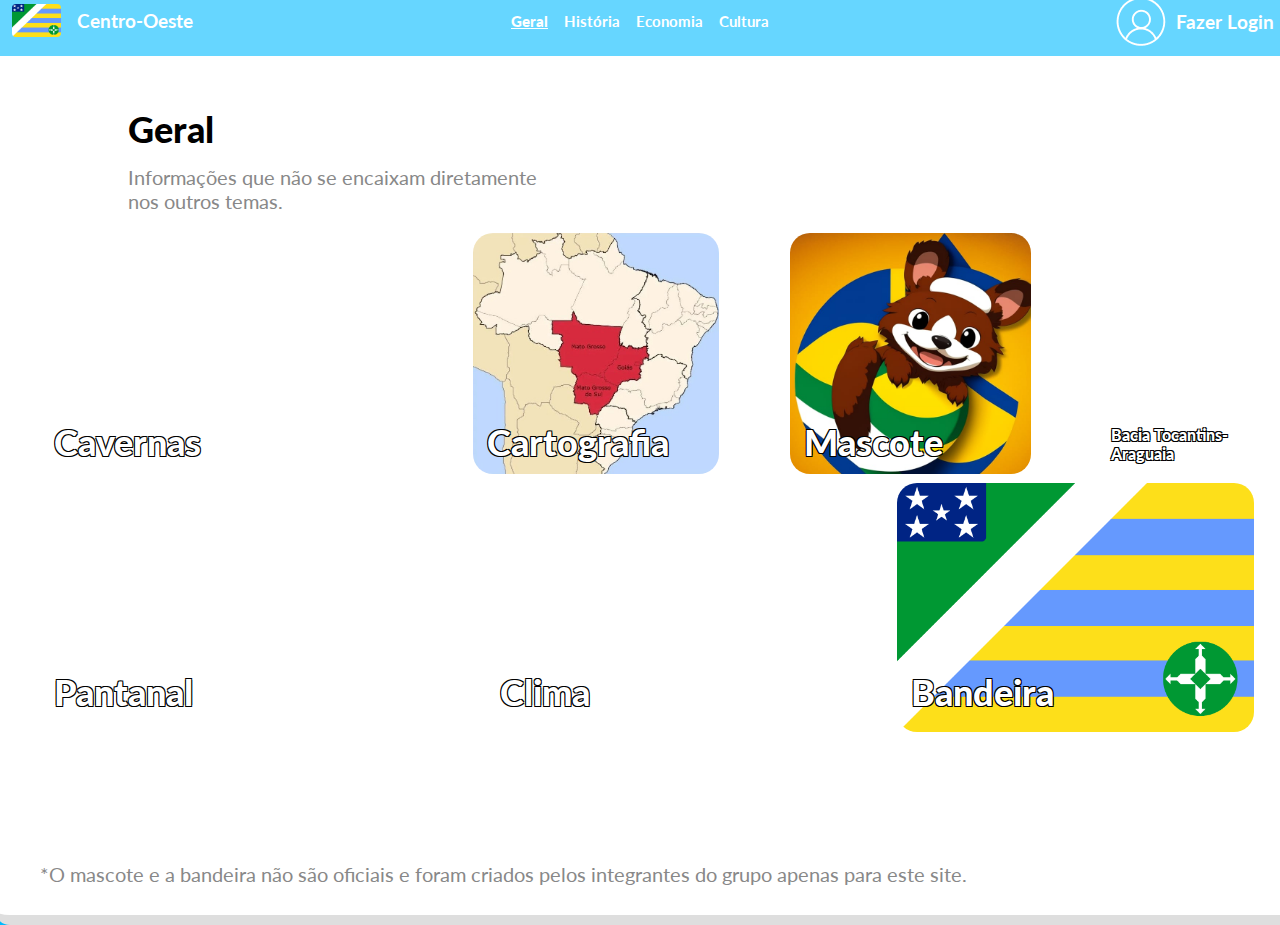
<file: index.html>
<!DOCTYPE html>
<html lang="pt-br">
<head>
    <meta charset="UTF-8">
    <meta http-equiv="X-UA-Compatible" content="IE=edge">
    <meta name="viewport" content="width=device-width, initial-scale=1.0">
    <title>Geral</title>
    <link rel="stylesheet" href="pages/style.css">
</head>
<body>
    <div class="principal">
        <header>
            <div class="centro-oeste">
                <img src="assets/Bandeira.png" alt="Bandeira" id="bandeira">
                <h3>Centro-Oeste</h3>
            </div>
            <nav class="cabecalho">
                <a href="index.html"><u><b>Geral</b></u></a>
                <a href="pages/historia.html">História</a>
                <a href="pages/economia.html">Economia</a>
                <a href="pages/cultura.html">Cultura</a>
            </nav>
            <div class="login">
                <img src="assets/Login.png" alt="Login">
                <h3>Fazer Login</h3>
            </div>
        </header>
        <div>
            <h2 class="titulo">Geral</h2>
            <h4 class="desc">Informações que não se encaixam diretamente nos outros temas.</h4>
        </div>
        <a href="https://www.visiteobrasil.com.br/centro-oeste/mato-grosso-do-sul/belezas-naturais/conheca/grutas-e-cavernas"><figure id="retangulo1">
            <h3 class="txtRetangulos">Cavernas</h3>
        </figure></a>
        <a href="https://www.embrapa.br/contando-ciencia/regiao-centro-oeste"><figure id="retangulo2">
            <h3 class="txtRetangulos">Cartografia</h3>
        </figure></a>
        <figure id="retangulo3">
            <h3 class="txtRetangulos">Mascote</h3>
        </figure>
        <a href="https://www.todamateria.com.br/bacia-tocantins-araguaia/"><figure id="retangulo4">
            <h3 id="txtTocantins">Bacia Tocantins-Araguaia</h3>
        </figure></a>
        <a href="https://brasilescola.uol.com.br/brasil/o-pantanal.htm"><figure id="retangulo5">
            <h3 class="txtRetangulos">Pantanal</h3>
        </figure></a>
        <a href="https://www.todamateria.com.br/clima-de-regiao-centro-oeste/"><figure id="retangulo6">
            <h3 class="txtRetangulos">Clima</h3>
        </figure></a>
        <figure id="retangulo7">
            <h3 class="txtRetangulos">Bandeira</h3>
        </figure>
        <footer>
            <h4 class="rodape">*O mascote e a bandeira não são oficiais e foram criados pelos integrantes do grupo apenas para este site.</h4>
        </footer>
    </div>
</body>
</html>
</file>
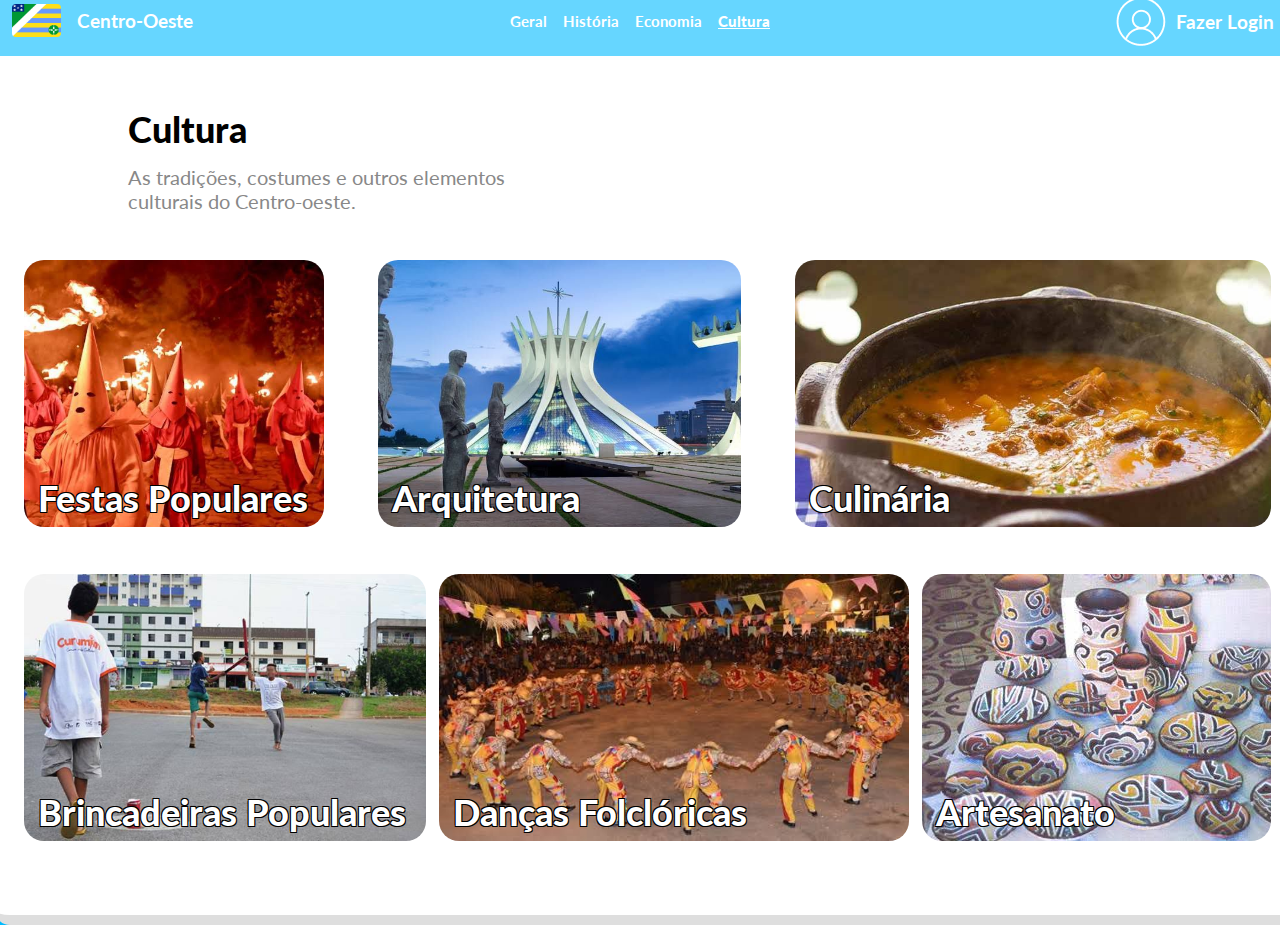
<file: pages/cultura.html>
<!DOCTYPE html>
<html lang="pt-br">
<head>
    <meta charset="UTF-8">
    <meta http-equiv="X-UA-Compatible" content="IE=edge">
    <meta name="viewport" content="width=device-width, initial-scale=1.0">
    <title>Cultura</title>
    <link rel="stylesheet" href="style.css">
</head>
<body>
    <div class="principal">
        <header>
            <div class="centro-oeste">
                <img src="../assets/Bandeira.png" alt="Bandeira" id="bandeira">
                <h3>Centro-Oeste</h3>
            </div>
            <nav class="cabecalho">
                <a href="../index.html">Geral</a>
                <a href="historia.html">História</a>
                <a href="economia.html">Economia</a>
                <a href="cultura.html"><u><b>Cultura</b></u></a>
            </nav>
            <div class="login">
                <img src="../assets/Login.png" alt="Login">
                <h3>Fazer Login</h3>
            </div>
        </header>
        <div>
            <h2 class="titulo">Cultura</h2>
            <h4 class="desc">As tradições, costumes e outros elementos culturais do Centro-oeste.</h4>
        </div>
        <a href="https://www.blog.vaidevoala.com.br/as-3-festas-mais-populares-no-centro-oeste/"><figure id="cultura1">
            <h3 class="txtCultura">Festas Populares</h3>
        </figure></a>
        <a href="https://arteculturaespiritualidade.blogspot.com/2012/03/arquitetura-e-monumentos-da-regiao.html?m=1"><figure id="cultura2">
            <h3 class="txtCultura">Arquitetura</h3>
        </figure></a>
        <a href="https://www.passagenspromo.com.br/blog/culinaria-do-centro-oeste/"><figure id="cultura3">
            <h3 class="txtCultura">Culinária</h3>
        </figure></a>
        <a href="https://escolaeducacao.com.br/brincadeiras-tradicionais-da-regiao-centro-oeste-do-brasil/"><figure id="cultura4">
            <h3 class="txtCultura">Brincadeiras Populares</h3>
        </figure></a>
        <a href="https://www.dancastipicas.com/brasileiras/dancas-regiao-centro-oeste/"><figure id="cultura5">
            <h3 class="txtCultura">Danças Folclóricas</h3>
        </figure></a>
        <a href="https://www.westwing.com.br/guiar/artesanato-da-regiao-centro-oeste/"><figure id="cultura6">
            <h3 class="txtCultura">Artesanato</h3>
        </figure></a>
    </div>
</body>
</html>
</file>
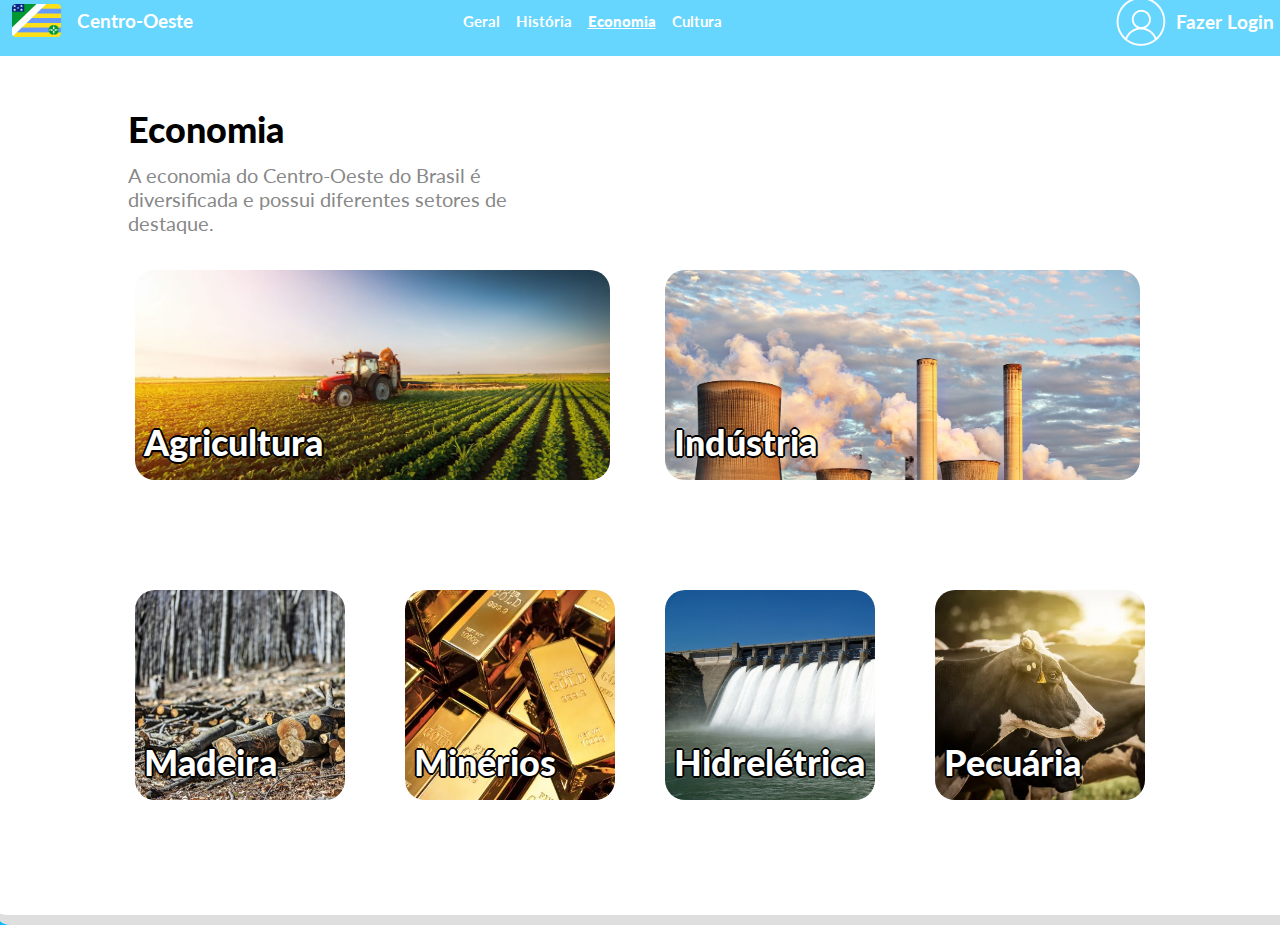
<file: pages/economia.html>
<!DOCTYPE html>
<html lang="pt-br">

<head>
    <meta charset="UTF-8">
    <meta http-equiv="X-UA-Compatible" content="IE=edge">
    <meta name="viewport" content="width=device-width, initial-scale=1.0">
    <title>Economia</title>
    <link rel="stylesheet" href="historiaEconomia.css">
</head>

<body>
    <div class="principal">
        <header>
            <div class="centro-oeste">
                <img src="../assets/Bandeira.png" alt="Bandeira" id="bandeira">
                <h3>Centro-Oeste</h3>
            </div>
            <nav class="cabecalho">
                <a href="../index.html">Geral</a>
                <a href="historia.html">História</a>
                <a href="economia.html"><u><b>Economia</b></u></a>
                <a href="cultura.html">Cultura</a>
                <a href="https://brasilescola.uol.com.br/brasil/agropecuaria-centrooeste.htm">
                    <figure class="retangul">
                        <H3 class="txtretangulos">Agricultura</H3>
                    </figure>
                </a>
                <a href="https://brasilescola.uol.com.br/brasil/setor-industrial-na-regiao-centro-oeste.htm">
                <figure class="retangul2">
                    <H3 class="txtretangulos">Indústria</H3>
                </figure>
                </a>
                <a href="https://blog.uniderp.com.br/economia-centro-oeste/#:~:text=Sul%20em%202018.-,5.,o%20cedro%20e%20o%20imbuia.">
                <figure class="retangul3">
                    <H3 class="txtretangulos">Madeira</H3>
                </figure>
                </a>
                <a href="https://brasilescola.uol.com.br/brasil/agropecuaria-centrooeste.htm">
                <figure class="retangul4">
                    <H3 class="txtretangulos">Pecuária</H3>
                </figure>
                </a>
                <a href="https://brasilbrasileiro1001.wordpress.com/2012/09/09/usinas-hidreletricas-da-regiao-centro-oeste/">
                <figure class="retangul5">
                    <H3 class="txtretangulos">Hidrelétrica</H3>
                </figure>
                </a>
                <a href="https://brasilbrasileiro1001.wordpress.com/2012/09/09/extrativismo-mineral-no-centro-oeste/">
                <figure class="retangul6">
                    <H3 class="txtretangulos">Minérios</H3>
                </figure>
                </a>
            </nav>
            <div class="login">
                <img src="../assets/Login.png" alt="Login">
                <h3>Fazer Login</h3>
            </div>
        </header>
        <div>
            <h2 class="Economia">Economia</h2>
            <h4 class="descri">A economia do Centro-Oeste do Brasil é diversificada e possui diferentes setores de
                destaque.</h4>

        </div>
    </div>



</body>

</html>
</file>
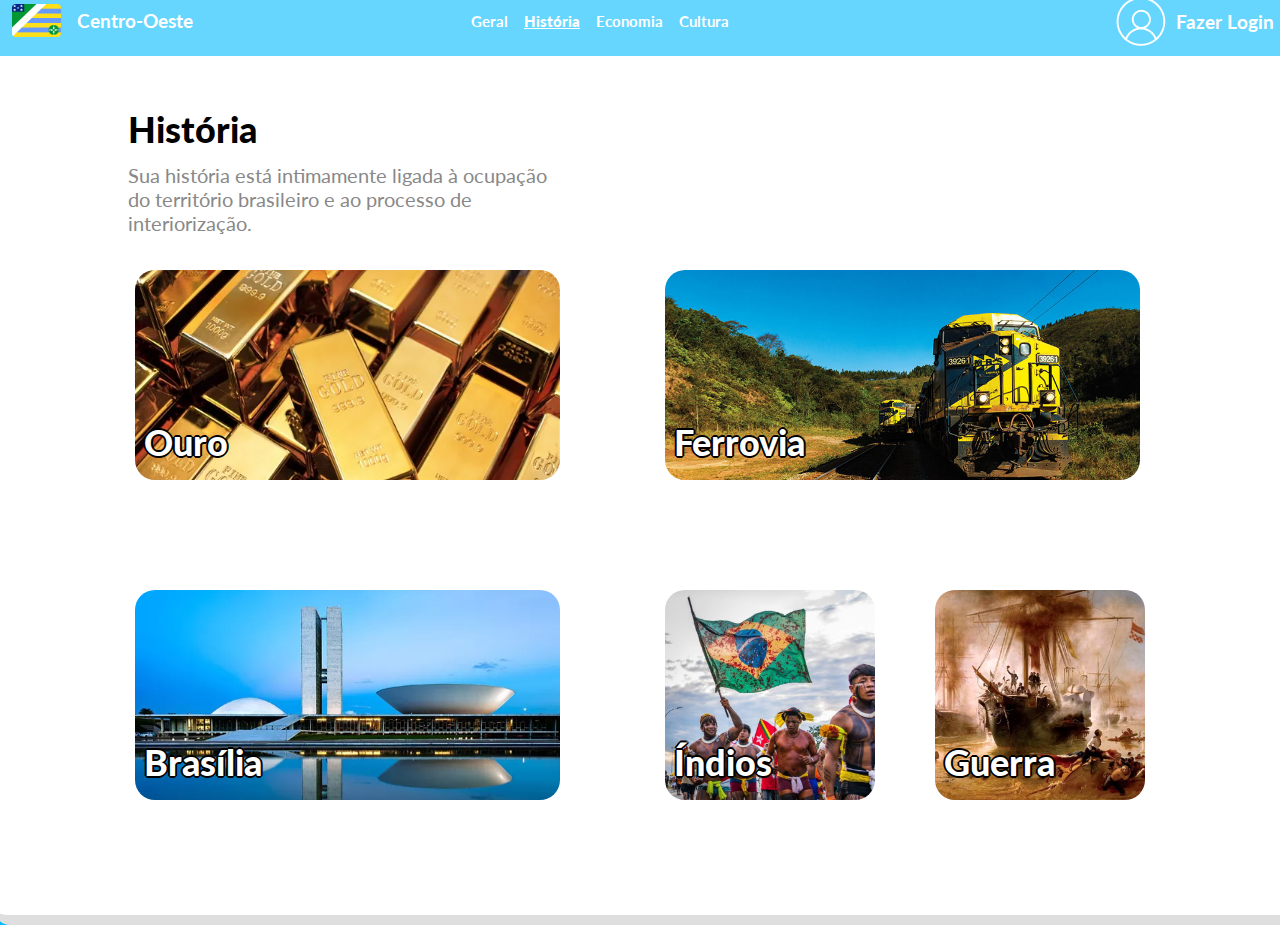
<file: pages/historia.html>
<!DOCTYPE html>
<html lang="pt-br">

<head>
    <meta charset="UTF-8">
    <meta http-equiv="X-UA-Compatible" content="IE=edge">
    <meta name="viewport" content="width=device-width, initial-scale=1.0">
    <title>História</title>
    <link rel="stylesheet" href="historiaEconomia.css">
</head>

<body>
    <div class="principal">
        <header>
            <div class="centro-oeste">
                <img src="../assets/Bandeira.png" alt="Bandeira" id="bandeira">
                <h3>Centro-Oeste</h3>
            </div>
            <nav class="cabecalho">
                <a href="../index.html">Geral</a>
                <a href="historia.html"><u><b>História</b></u></a>
                <a href="economia.html">Economia</a>
                <a href="cultura.html">Cultura</a>
                <a href="https://brasilescola.uol.com.br/historiab/entradas-bandeiras.htm">
                    <figure class="retangulo">
                        <H3 class="txtretangulos">Ouro</H3>
                    </figure>
                </a>
                <a href="https://mundoeducacao.uol.com.br/historiadobrasil/marechal-rondon.htm">
                    <figure class="retangulo2">
                        <H3 class="txtretangulos">Ferrovia</H3>
                    </figure>
                </a>
                    <a href="https://brasilescola.uol.com.br/historiab/construcao-de-brasilia.htm">
                        <figure class="retangulo3">
                            <H3 class="txtretangulos">Brasília</H3>
                        </figure>
                    </a>
                        <a href="https://brasilescola.uol.com.br/historiab/guerra-paraguai.htm">
                        <figure class="retangulo4">
                            <H3 class="txtretangulos">Guerra</H3>
                        </figure>
                    </a>
                        <a href="http://www.matogrossodosul.fiocruz.br/pesquisa/saude-dos-povos-indigenas#:~:text=A%20Regi%C3%A3o%20Centro%2DOeste%20possui,maior%20popula%C3%A7%C3%A3o%20ind%C3%ADgena%20do%20Brasil">
                            <figure class="retangulo5">
                                <H3 class="txtretangulos">Índios</H3>
                            </figure>
                        </a>
                </nav>
            
            <div class="login">
                <img src="../assets/Login.png" alt="Login">
                <h3>Fazer Login</h3>
            </div>
        </header>
        <div>
            <h2 class="História">História</h2>
            <h4 class="descr">Sua história está intimamente ligada à ocupação do território brasileiro e ao processo de
                interiorização.</h4>
        </div>
    </div>


</body>

</html>
</file>
<file: pages/style.css>
@import url('https://fonts.googleapis.com/css2?family=Lato:ital,wght@0,100;0,300;0,400;0,700;0,900;1,100;1,300;1,400;1,700;1,900&display=swap');

*{
    font-family: 'Lato';
}

body{
    background: linear-gradient(90deg, #00bbff 5%, #55ff00 50%, #ffff00 80%);
}

.principal{
    position: absolute;
    width: 1290px;
    height: 930px;
    left: calc(50% - 1290px/2);
    top: calc(50% - 930px/2);
    background: #FFFFFF;
    border-right: 10px solid #DEDEDE;
    border-bottom: 10px solid #DEDEDE;
    border-radius: 15px;
}

.cabecalho{
    display: flex;
    flex-direction: row;
    justify-content: center;
    align-items: center;
    gap: 16px;
    position: absolute;
    width: 100%;
    height: 71px;
    background: #66D6FF;
    border-right: 10px solid #24C5FF;
    border-radius: 15px 15px 0px 0px;
}

nav > a{
    font-weight: 700;
    font-size: 15px;
    color: #FFFFFF;
    display: flex;
    align-items: center;
    text-decoration: none;
}

.centro-oeste{
    display: flex;
    flex-direction: row;
    justify-content: center;
    align-items: center;
    padding: 0px;
    gap: 16px;
    position: absolute;
    width: 215px;
    height: 71px;
    left: calc(50% - 215px/2 - 537.5px);
    top: calc(50% - 71px/2 - 429.5px);
    color: #FFFFFF;
    z-index: 1;
}

#bandeira{
    width: 49px;
    height: 33px;
    border-radius: 4px;
}

.login{
    display: flex;
    flex-direction: row;
    justify-content: center;
    align-items: center;
    gap: 10px;
    position: absolute;
    width: 166px;
    height: 73px;
    left: calc(50% - 166px/2 + 555px);
    top: calc(50% - 73px/2 - 428.5px);
    color: #FFFFFF;
}

.titulo{
    position: absolute;
    width: 87px;
    height: 43px;
    left: 133px;
    top: 93px;
    font-weight: 900;
    font-size: 36px;
    line-height: 43px;
    display: flex;
    align-items: center;
    color: #000000;
}

.desc{
    position: absolute;
    width: 436px;
    height: 49px;
    left: 133px;
    top: 153px;
    font-family: 'Lato';
    font-style: normal;
    font-weight: 400;
    font-size: 20px;
    line-height: 24px;
    display: flex;
    align-items: center;
    color: #888888;
}

#retangulo1{
    position: absolute;
    width: 361.5px;
    height: 241px;
    margin-left: 45px;
    margin-top: 248px;
    background: url(https://www.visiteobrasil.com.br/galerias/carac1-mato-grosso-do-sul-grutas-e-cavernas/988-112215-gruta-do-lago-azul-foto-reproducao-pousadajubais-com-brgr.jpg);
    background-size: cover;
    border-radius: 20px;
}

#retangulo2{
    position: absolute;
    width: 246.06px;
    height: 241px;
    margin-left: 477.5px;
    margin-top: 248px;
    background: url(../assets/Cartografia.jpg);
    background-size: cover;
    border-radius: 20px;
}

#retangulo3{
    position: absolute;
    width: 241px;
    height: 241px;
    margin-left: 794.56px;
    margin-top: 248px;
    background: url(../assets/Mascote-Provisório.jpg);
    background-size: cover;
    background-position: center;
    border-radius: 20px;
}

#retangulo4{
    position: absolute;
    width: 152px;
    height: 241px;
    margin-left: 1106.56px;
    margin-top: 248px;    
    background: url(https://meioambiente.culturamix.com/blog/wp-content/gallery/4-258/bacia-do-tocantins-araguaia-8.jpg);
    background-size: cover;
    border-radius: 20px;
}

#retangulo5{
    position: absolute;
    width: 373px;
    height: 249px;
    margin-left: 45px;
    margin-top: 498px;
    background: url(https://static.todamateria.com.br/upload/bi/om/biomapantanal-0-cke.jpg);
    background-size: cover;
    border-radius: 20px;
}

#retangulo6{
    position: absolute;
    width: 338px;
    height: 249px;
    margin-left: 491px;
    margin-top: 498px;
    background: url(https://static.todamateria.com.br/upload/cl/im/climadaregiaocentrooeste-cke.jpg);
    background-size: cover;
    background-position: center;
    border-radius: 20px;
}

#retangulo7{
    position: absolute;
    width: 356.7px;
    height: 249px;
    margin-left: 902px;
    margin-top: 498px;
    background: url(../assets/Bandeira.png);
    background-size: cover;
    border-radius: 20px;
}

.txtRetangulos{
    position: relative;
    width: auto;
    height: auto;
    margin-left: 0.4em;
    margin-top: 5.2em;
    font-family: 'Lato';
    font-style: normal;
    font-weight: 900;
    font-size: 36px;
    display: flex;
    align-items: center;
    color: #FFFFFF;
    text-shadow: -1px 1px 0 #000, 1px 1px 0 #000, 1px -1px 0 #000, -1px -1px 0 #000;
}

#txtTocantins{
    position: relative;
    width: auto;
    height: auto;
    margin-left: 0.6em;
    margin-top: 12em;
    font-family: 'Lato';
    font-style: normal;
    font-weight: 900;
    font-size: 16px;
    display: flex;
    align-items: center;
    color: #FFFFFF;
    text-shadow: -1px 1px 0 #000, 1px 1px 0 #000, 1px -1px 0 #000, -1px -1px 0 #000;
}

.rodape{
    position: absolute;
    width: 937px;
    height: 49px;
    margin-left: 45px;
    margin-top: 864px;
    font-family: 'Lato';
    font-style: normal;
    font-weight: 400;
    font-size: 20px;
    line-height: 24px;
    display: flex;
    align-items: center;
    color: #888888;
}

#cultura1{
    position: absolute;
    width: 300px;
    height: 267px;
    margin-left: 29px;
    margin-top: 275px;
    background: url(../assets/1.jpg);
    background-size: cover;
    background-position: center;
    border-radius: 20px;
}

#cultura2{
    position: absolute;
    width: 363.16px;
    height: 267px;
    margin-left: 383px;
    margin-top: 275px;
    background: url(../assets/2.jpg);
    background-size: cover;
    border-radius: 20px;
}

#cultura3{
    position: absolute;
    width: 476.41px;
    height: 267px;
    margin-left: 800px;
    margin-top: 275px;
    background: url(../assets/3.jpg);
    background-size: cover;
    border-radius: 20px;
}

#cultura4{
    position: absolute;
    width: 402px;
    height: 267px;
    margin-left: 29px;
    margin-top: 589px;
    background: url(../assets/4.jpg);
    background-size: cover;
    border-radius: 20px;
}

#cultura5{
    position: absolute;
    width: 469.92px;
    height: 267px;
    margin-left: 444px;
    margin-top: 589px;
    background: url(../assets/5.jpg);
    background-size: cover;
    border-radius: 20px;
}

#cultura6{
    position: absolute;
    width: 349.38px;
    height: 267px;
    margin-left: 927px;
    margin-top: 589px;
    background: url(../assets/6.jpg);
    border-radius: 20px;
}

.txtCultura{
    position: relative;
    width: auto;
    height: auto;
    margin-left: 0.4em;
    margin-top: 6em;
    font-family: 'Lato';
    font-style: normal;
    font-weight: 900;
    font-size: 36px;
    display: flex;
    align-items: center;
    color: #FFFFFF;
    text-shadow: -1px 1px 0 #000, 1px 1px 0 #000, 1px -1px 0 #000, -1px -1px 0 #000;
    z-index: 2;
}
</file>
<file: pages/historiaEconomia.css>
@import url('https://fonts.googleapis.com/css2?family=Lato:ital,wght@0,100;0,300;0,400;0,700;0,900;1,100;1,300;1,400;1,700;1,900&display=swap');

* {
    font-family: 'Lato';
}

body {
    background: linear-gradient(90deg, #00bbff 5%, #55ff00 50%, #ffff00 80%);
}

.principal {
    position: absolute;
    width: 1290px;
    height: 930px;
    left: calc(50% - 1290px/2);
    top: calc(50% - 930px/2);
    background: #FFFFFF;
    border-right: 10px solid #DEDEDE;
    border-bottom: 10px solid #DEDEDE;
    border-radius: 15px;
}

.cabecalho {
    display: flex;
    flex-direction: row;
    justify-content: center;
    align-items: center;
    gap: 16px;
    position: absolute;
    width: 100%;
    height: 71px;
    background: #66D6FF;
    border-right: 10px solid #24C5FF;
    border-radius: 15px 15px 0px 0px;
}

nav>a {
    font-weight: 700;
    font-size: 15px;
    color: #FFFFFF;
    display: flex;
    align-items: center;
    text-decoration: none;
}

.centro-oeste {
    display: flex;
    flex-direction: row;
    justify-content: center;
    align-items: center;
    padding: 0px;
    gap: 16px;
    position: absolute;
    width: 215px;
    height: 71px;
    left: calc(50% - 215px/2 - 537.5px);
    top: calc(50% - 71px/2 - 429.5px);
    color: #FFFFFF;
    z-index: 1;
}

#bandeira {
    width: 49px;
    height: 33px;
    border-radius: 4px;
}

.login {
    display: flex;
    flex-direction: row;
    justify-content: center;
    align-items: center;
    gap: 10px;
    position: absolute;
    width: 166px;
    height: 73px;
    left: calc(50% - 166px/2 + 555px);
    top: calc(50% - 73px/2 - 428.5px);
    color: #FFFFFF;
}

.titulo {
    position: absolute;
    width: 87px;
    height: 43px;
    left: 133px;
    top: 93px;
    font-weight: 900;
    font-size: 36px;
    line-height: 43px;
    display: flex;
    align-items: center;
    color: #000000;
}

.desc {
    position: absolute;
    width: 436px;
    height: 49px;
    left: 133px;
    top: 153px;
    font-family: 'Lato';
    font-style: normal;
    font-weight: 400;
    font-size: 20px;
    line-height: 24px;
    display: flex;
    align-items: center;
    color: #888888;
}

.descr {
    position: absolute;
    width: 436px;
    height: 49px;
    left: 133px;
    top: 163px;
    font-family: 'Lato';
    font-style: normal;
    font-weight: 400;
    font-size: 20px;
    line-height: 24px;
    display: flex;
    align-items: center;
    color: #888888;
}

.descri {
    position: absolute;
    width: 436px;
    height: 49px;
    left: 133px;
    top: 163px;
    font-family: 'Lato';
    font-style: normal;
    font-weight: 400;
    font-size: 20px;
    line-height: 24px;
    display: flex;
    align-items: center;
    color: #888888;
}

.História {
    position: absolute;
    width: 87px;
    height: 43px;
    left: 133px;
    top: 93px;
    font-weight: 900;
    font-size: 36px;
    line-height: 43px;
    display: flex;
    align-items: center;
    color: #000000;
}

.Economia {
    position: absolute;
    width: 87px;
    height: 43px;
    left: 133px;
    top: 93px;
    font-weight: 900;
    font-size: 36px;
    line-height: 43px;
    display: flex;
    align-items: center;
    color: #000000;
}

.retangulo {
    position: absolute;
    width: 425px;
    height: 210px;
    top: 270px;
    background: url(../assets/ouro.webp);
    left: 100px;
    border-radius: 20px;
    border-color: #000000;
    background-size: cover;

}

.retangulo2 {
    position: absolute;
    width: 475px;
    height: 210px;
    top: 270px;
    background: url(../assets/ferrovia.jpg);
    left: 630px;
    border-radius: 20px;
    border-color: #000000;
    background-size: cover;

}

.retangulo3 {
    position: absolute;
    width: 425px;
    height: 210px;
    top: 590px;
    background: url(../assets/brasilia.webp);
    left: 100px;
    border-radius: 20px;
    border-color: #000000;

    background-size: cover;
}

.retangulo4 {
    position: absolute;
    width: 210px;
    height: 210px;
    top: 590px;
    background: url(../assets/guerra_do_paraguai.webp);
    left: 900px;
    border-radius: 20px;
    border-color: #000000;
    background-size: cover;

}

.retangulo5 {
    position: absolute;
    width: 210px;
    height: 210px;
    top: 590px;
    background: url(../assets/indios.jpg);
    left: 630px;
    border-radius: 20px;
    border-color: #000000;
    background-size: cover;

}

.retangul {
    position: absolute;
    width: 475px;
    height: 210px;
    top: 270px;
    background: url(../assets/agricultura-4.0-1024x631.jpeg);
    left: 100px;
    border-radius: 20px;
    border-color: #000000;
    background-size: cover;

}

.retangul2 {
    position: absolute;
    width: 475px;
    height: 210px;
    top: 270px;
    background: url(../assets/indústria.jpeg);
    left: 630px;
    border-radius: 20px;
    border-color: #000000;
    background-size: cover;

}

.retangul3 {
    position: absolute;
    width: 210px;
    height: 210px;
    top: 590px;
    background: url(../assets/madeira.jpg);
    left: 100px;
    border-radius: 20px;
    border-color: #000000;
    background-size: cover;

}

.retangul4 {
    position: absolute;
    width: 210px;
    height: 210px;
    top: 590px;
    background: url(../assets/pecuaria.webp);
    left: 900px;
    border-radius: 20px;
    border-color: #000000;
    background-size: cover;

}

.retangul5 {
    position: absolute;
    width: 210px;
    height: 210px;
    top: 590px;
    background: url(../assets/sh_energia-hidreletrica_11605627.jpg);
    left: 630px;
    border-radius: 20px;
    border-color: #000000;
    background-size: cover;


}

.retangul6 {
    position: absolute;
    width: 210px;
    height: 210px;
    top: 590px;
    background: url(../assets/ouro.webp);
    left: 370px;
    border-radius: 20px;
    border-color: #000000;
    background-size: cover;
}

.txtretangulos {
    position: absolute;
    width: auto;
    height: auto;
    left: 9px;
    bottom: -20px;
    font-family: 'Lato';
    font-style: normal;
    font-weight: 900;
    font-size: 36px;
    display: flex;
    align-items: center;
    color: #FFFFFF;
    text-shadow: 2px 0 #000, -2px 0 #000, 0 2px #000, 0 -2px #000, 1px 1px #000, -1px -1px #000, 1px -1px #000, -1px 1px #000;
    background-size: cover;
}
</file>
